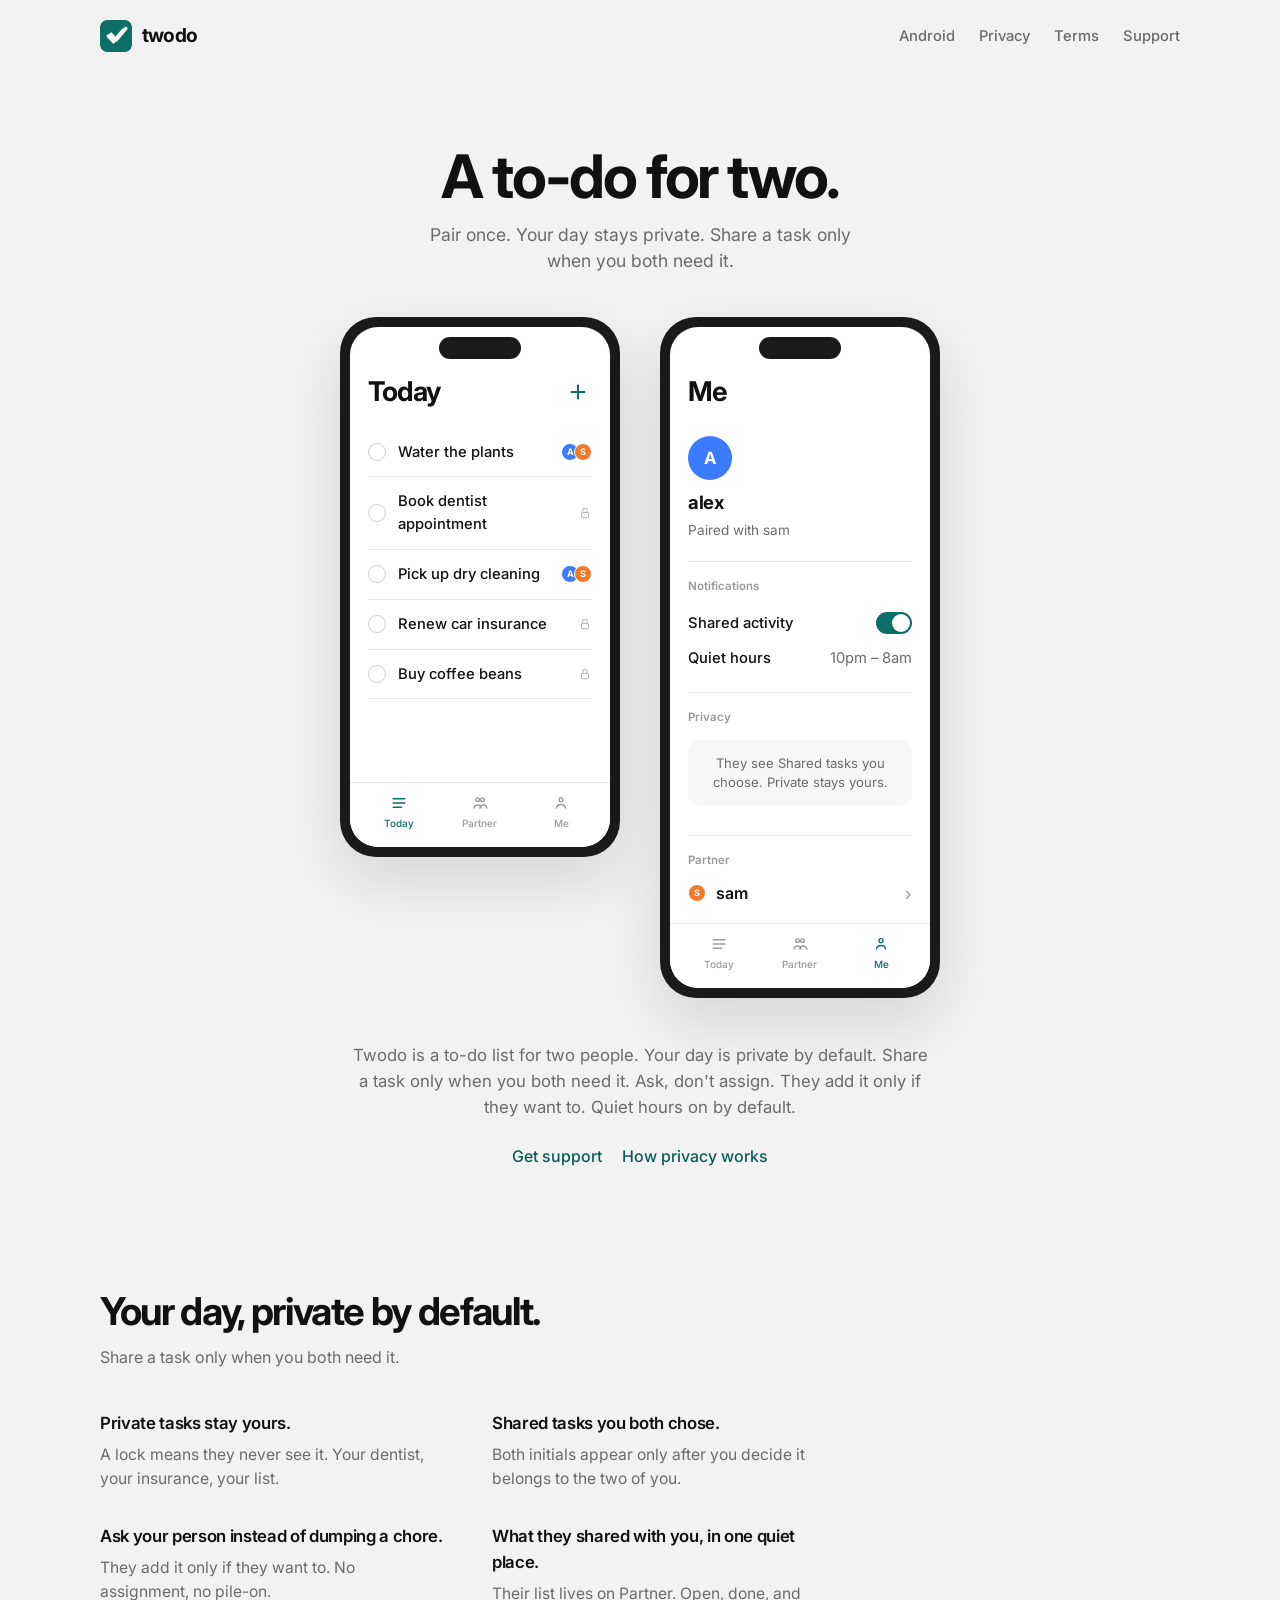
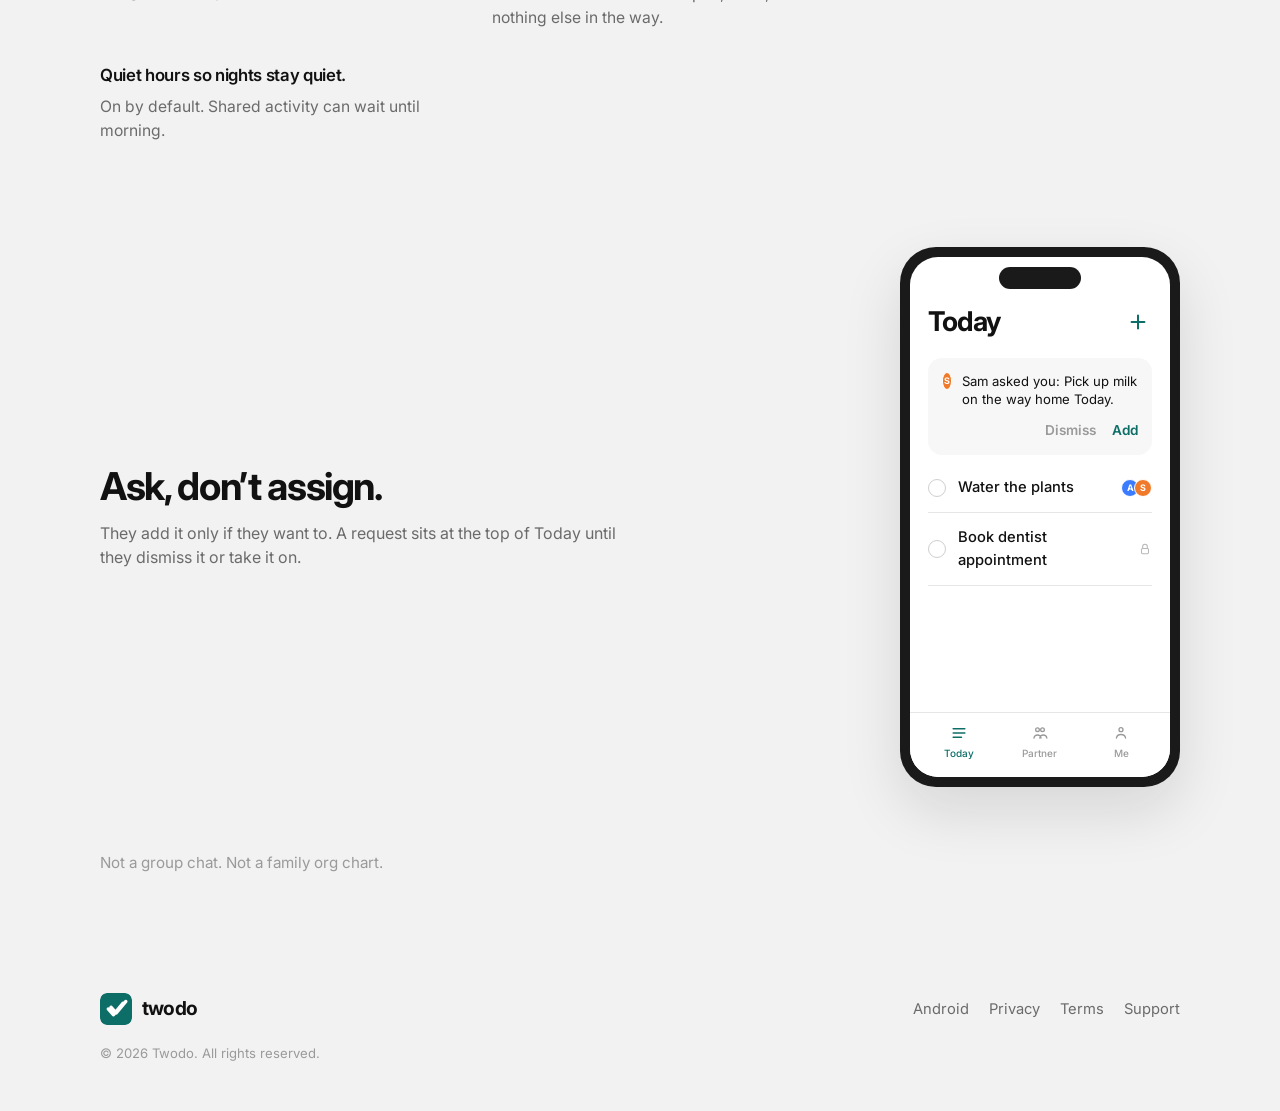
<file: index.html>
<!DOCTYPE html>
<html lang="en">
  <head>
    <meta charset="utf-8" />
    <meta name="viewport" content="width=device-width, initial-scale=1" />
    <title>Twodo — a to-do for two</title>
    <meta
      name="description"
      content="Twodo is a to-do list for two people. Pair once. Your day stays private. Share a task only when you both need it."
    />
    <meta name="theme-color" content="#F2F2F2" />
    <link rel="icon" href="favicon.png" type="image/png" />
    <link rel="icon" href="favicon.svg" type="image/svg+xml" />
    <link rel="apple-touch-icon" href="apple-touch-icon.png" />
    <meta property="og:title" content="Twodo — a to-do for two" />
    <meta
      property="og:description"
      content="Twodo is a to-do list for two people. Pair once. Your day stays private. Share a task only when you both need it."
    />
    <meta property="og:image" content="https://mrkrphl.github.io/twodo-site/og.png" />
    <meta property="og:image:width" content="1200" />
    <meta property="og:image:height" content="630" />
    <meta property="og:url" content="https://mrkrphl.github.io/twodo-site/" />
    <meta property="og:type" content="website" />
    <meta property="og:site_name" content="Twodo" />
    <meta name="twitter:card" content="summary_large_image" />
    <meta name="twitter:title" content="Twodo — a to-do for two" />
    <meta
      name="twitter:description"
      content="Twodo is a to-do list for two people. Pair once. Your day stays private. Share a task only when you both need it."
    />
    <meta name="twitter:image" content="https://mrkrphl.github.io/twodo-site/og.png" />
    <link rel="stylesheet" href="styles.css" />
  </head>
  <body>
    <header class="site-header">
      <div class="container">
        <a class="brand" href="index.html">
          <img class="brand-mark" src="icon.png" width="32" height="32" alt="" />
          twodo
        </a>
        <nav class="site-nav" aria-label="Primary">
          <a href="android.html">Android</a>
          <a href="privacy.html">Privacy</a>
          <a href="terms.html">Terms</a>
          <a href="support.html">Support</a>
        </nav>
      </div>
    </header>

    <main>
      <section class="hero">
        <div class="container">
          <h1>A to-do for two.</h1>
          <p class="promo">Pair once. Your day stays private. Share a task only when you both need it.</p>

          <div class="phones" aria-hidden="true">
            <div class="phone">
              <div class="phone-screen">
                <div class="island"></div>
                <div class="phone-body">
                  <div class="phone-title-row">
                    <p class="phone-title">Today</p>
                    <span class="plus">
                      <svg viewBox="0 0 24 24" fill="none" aria-hidden="true">
                        <path d="M12 5v14M5 12h14" stroke="currentColor" stroke-width="2.2" stroke-linecap="round" />
                      </svg>
                    </span>
                  </div>
                  <div class="task">
                    <span class="radio"></span>
                    <span class="task-label">Water the plants</span>
                    <span class="avatars">
                      <span class="who alex">A</span>
                      <span class="who sam">S</span>
                    </span>
                  </div>
                  <div class="task">
                    <span class="radio"></span>
                    <span class="task-label">Book dentist appointment</span>
                    <span class="task-meta">
                      <svg class="lock" viewBox="0 0 24 24" fill="none" aria-hidden="true">
                        <rect x="6" y="11" width="12" height="9" rx="2" stroke="currentColor" stroke-width="1.8" />
                        <path d="M8 11V8a4 4 0 0 1 8 0v3" stroke="currentColor" stroke-width="1.8" stroke-linecap="round" />
                      </svg>
                    </span>
                  </div>
                  <div class="task">
                    <span class="radio"></span>
                    <span class="task-label">Pick up dry cleaning</span>
                    <span class="avatars">
                      <span class="who alex">A</span>
                      <span class="who sam">S</span>
                    </span>
                  </div>
                  <div class="task">
                    <span class="radio"></span>
                    <span class="task-label">Renew car insurance</span>
                    <span class="task-meta">
                      <svg class="lock" viewBox="0 0 24 24" fill="none" aria-hidden="true">
                        <rect x="6" y="11" width="12" height="9" rx="2" stroke="currentColor" stroke-width="1.8" />
                        <path d="M8 11V8a4 4 0 0 1 8 0v3" stroke="currentColor" stroke-width="1.8" stroke-linecap="round" />
                      </svg>
                    </span>
                  </div>
                  <div class="task">
                    <span class="radio"></span>
                    <span class="task-label">Buy coffee beans</span>
                    <span class="task-meta">
                      <svg class="lock" viewBox="0 0 24 24" fill="none" aria-hidden="true">
                        <rect x="6" y="11" width="12" height="9" rx="2" stroke="currentColor" stroke-width="1.8" />
                        <path d="M8 11V8a4 4 0 0 1 8 0v3" stroke="currentColor" stroke-width="1.8" stroke-linecap="round" />
                      </svg>
                    </span>
                  </div>
                </div>
                <nav class="tabbar">
                  <span class="tab active">
                    <svg viewBox="0 0 24 24" fill="none"><path d="M5 7h14M5 12h14M5 17h10" stroke="currentColor" stroke-width="1.8" stroke-linecap="round" /></svg>
                    Today
                  </span>
                  <span class="tab">
                    <svg viewBox="0 0 24 24" fill="none"><circle cx="9" cy="8" r="2.2" stroke="currentColor" stroke-width="1.6" /><circle cx="15" cy="8" r="2.2" stroke="currentColor" stroke-width="1.6" /><path d="M4.8 18c.4-2.4 2.2-3.6 4.2-3.6s3.8 1.2 4.2 3.6M11.8 18c.4-2.4 2.2-3.6 4.2-3.6s3.8 1.2 4.2 3.6" stroke="currentColor" stroke-width="1.6" stroke-linecap="round" /></svg>
                    Partner
                  </span>
                  <span class="tab">
                    <svg viewBox="0 0 24 24" fill="none"><circle cx="12" cy="8" r="2.4" stroke="currentColor" stroke-width="1.6" /><path d="M6.5 18c.5-2.8 2.6-4.2 5.5-4.2s5 1.4 5.5 4.2" stroke="currentColor" stroke-width="1.6" stroke-linecap="round" /></svg>
                    Me
                  </span>
                </nav>
              </div>
            </div>

            <div class="phone">
              <div class="phone-screen">
                <div class="island"></div>
                <div class="phone-body">
                  <div class="phone-title-row">
                    <p class="phone-title">Me</p>
                  </div>
                  <div class="me-profile">
                    <span class="who lg alex">A</span>
                    <span class="me-name">alex</span>
                    <span class="me-sub">Paired with sam</span>
                  </div>
                  <div class="me-block">
                    <div class="me-label">Notifications</div>
                    <div class="me-row">Shared activity <span class="toggle" aria-hidden="true"></span></div>
                    <div class="me-row">Quiet hours <span>10pm – 8am</span></div>
                  </div>
                  <div class="me-block">
                    <div class="me-label">Privacy</div>
                    <p class="privacy-note">They see Shared tasks you choose. Private stays yours.</p>
                  </div>
                  <div class="me-block">
                    <div class="me-label">Partner</div>
                    <div class="partner-row">
                      <span class="who sam">S</span>
                      sam
                      <span class="chev">›</span>
                    </div>
                  </div>
                </div>
                <nav class="tabbar">
                  <span class="tab">
                    <svg viewBox="0 0 24 24" fill="none"><path d="M5 7h14M5 12h14M5 17h10" stroke="currentColor" stroke-width="1.8" stroke-linecap="round" /></svg>
                    Today
                  </span>
                  <span class="tab">
                    <svg viewBox="0 0 24 24" fill="none"><circle cx="9" cy="8" r="2.2" stroke="currentColor" stroke-width="1.6" /><circle cx="15" cy="8" r="2.2" stroke="currentColor" stroke-width="1.6" /><path d="M4.8 18c.4-2.4 2.2-3.6 4.2-3.6s3.8 1.2 4.2 3.6M11.8 18c.4-2.4 2.2-3.6 4.2-3.6s3.8 1.2 4.2 3.6" stroke="currentColor" stroke-width="1.6" stroke-linecap="round" /></svg>
                    Partner
                  </span>
                  <span class="tab active">
                    <svg viewBox="0 0 24 24" fill="none"><circle cx="12" cy="8" r="2.4" stroke="currentColor" stroke-width="1.6" /><path d="M6.5 18c.5-2.8 2.6-4.2 5.5-4.2s5 1.4 5.5 4.2" stroke="currentColor" stroke-width="1.6" stroke-linecap="round" /></svg>
                    Me
                  </span>
                </nav>
              </div>
            </div>
          </div>

          <p class="lead">
            Twodo is a to-do list for two people. Your day is private by default. Share a task only when
            you both need it. Ask, don't assign. They add it only if they want to. Quiet hours on by default.
          </p>
          <div class="hero-actions">
            <a href="support.html">Get support</a>
            <a href="privacy.html">How privacy works</a>
          </div>
        </div>
      </section>

      <section class="section">
        <div class="container">
          <h2>Your day, private by default.</h2>
          <p class="section-intro">Share a task only when you both need it.</p>
          <div class="feature-list">
            <article class="feature">
              <h3>Private tasks stay yours.</h3>
              <p>A lock means they never see it. Your dentist, your insurance, your list.</p>
            </article>
            <article class="feature">
              <h3>Shared tasks you both chose.</h3>
              <p>Both initials appear only after you decide it belongs to the two of you.</p>
            </article>
            <article class="feature">
              <h3>Ask your person instead of dumping a chore.</h3>
              <p>They add it only if they want to. No assignment, no pile-on.</p>
            </article>
            <article class="feature">
              <h3>What they shared with you, in one quiet place.</h3>
              <p>Their list lives on Partner. Open, done, and nothing else in the way.</p>
            </article>
            <article class="feature">
              <h3>Quiet hours so nights stay quiet.</h3>
              <p>On by default. Shared activity can wait until morning.</p>
            </article>
          </div>
        </div>
      </section>

      <section class="section">
        <div class="container ask-grid">
          <div>
            <h2>Ask, don’t assign.</h2>
            <p class="section-intro tight">
              They add it only if they want to. A request sits at the top of Today until they dismiss it or take it on.
            </p>
          </div>
          <div class="phone" aria-hidden="true">
            <div class="phone-screen">
              <div class="island"></div>
              <div class="phone-body">
                <div class="phone-title-row">
                  <p class="phone-title">Today</p>
                  <span class="plus">
                    <svg viewBox="0 0 24 24" fill="none" aria-hidden="true">
                      <path d="M12 5v14M5 12h14" stroke="currentColor" stroke-width="2.2" stroke-linecap="round" />
                    </svg>
                  </span>
                </div>
                <div class="request">
                  <div class="request-top">
                    <span class="who sam">S</span>
                    <p>Sam asked you: Pick up milk on the way home Today.</p>
                  </div>
                  <div class="request-actions">
                    <span class="dim">Dismiss</span>
                    <span class="go">Add</span>
                  </div>
                </div>
                <div class="task">
                  <span class="radio"></span>
                  <span class="task-label">Water the plants</span>
                  <span class="avatars">
                    <span class="who alex">A</span>
                    <span class="who sam">S</span>
                  </span>
                </div>
                <div class="task">
                  <span class="radio"></span>
                  <span class="task-label">Book dentist appointment</span>
                  <span class="task-meta">
                    <svg class="lock" viewBox="0 0 24 24" fill="none" aria-hidden="true">
                      <rect x="6" y="11" width="12" height="9" rx="2" stroke="currentColor" stroke-width="1.8" />
                      <path d="M8 11V8a4 4 0 0 1 8 0v3" stroke="currentColor" stroke-width="1.8" stroke-linecap="round" />
                    </svg>
                  </span>
                </div>
              </div>
              <nav class="tabbar">
                <span class="tab active">
                  <svg viewBox="0 0 24 24" fill="none"><path d="M5 7h14M5 12h14M5 17h10" stroke="currentColor" stroke-width="1.8" stroke-linecap="round" /></svg>
                  Today
                </span>
                <span class="tab">
                  <svg viewBox="0 0 24 24" fill="none"><circle cx="9" cy="8" r="2.2" stroke="currentColor" stroke-width="1.6" /><circle cx="15" cy="8" r="2.2" stroke="currentColor" stroke-width="1.6" /><path d="M4.8 18c.4-2.4 2.2-3.6 4.2-3.6s3.8 1.2 4.2 3.6M11.8 18c.4-2.4 2.2-3.6 4.2-3.6s3.8 1.2 4.2 3.6" stroke="currentColor" stroke-width="1.6" stroke-linecap="round" /></svg>
                  Partner
                </span>
                <span class="tab">
                  <svg viewBox="0 0 24 24" fill="none"><circle cx="12" cy="8" r="2.4" stroke="currentColor" stroke-width="1.6" /><path d="M6.5 18c.5-2.8 2.6-4.2 5.5-4.2s5 1.4 5.5 4.2" stroke="currentColor" stroke-width="1.6" stroke-linecap="round" /></svg>
                  Me
                </span>
              </nav>
            </div>
          </div>
        </div>
      </section>

      <section class="not-this">
        <div class="container">
          <p>Not a group chat. Not a family org chart.</p>
        </div>
      </section>
    </main>

    <footer class="site-footer">
      <div class="container footer-grid">
        <a class="brand" href="index.html">
          <img class="brand-mark" src="icon.png" width="32" height="32" alt="" />
          twodo
        </a>
        <div class="footer-links">
          <a href="android.html">Android</a>
          <a href="privacy.html">Privacy</a>
          <a href="terms.html">Terms</a>
          <a href="support.html">Support</a>
        </div>
      </div>
      <div class="container">
        <p class="footer-copy">&copy; 2026 Twodo. All rights reserved.</p>
      </div>
    </footer>
  </body>
</html>
</file>
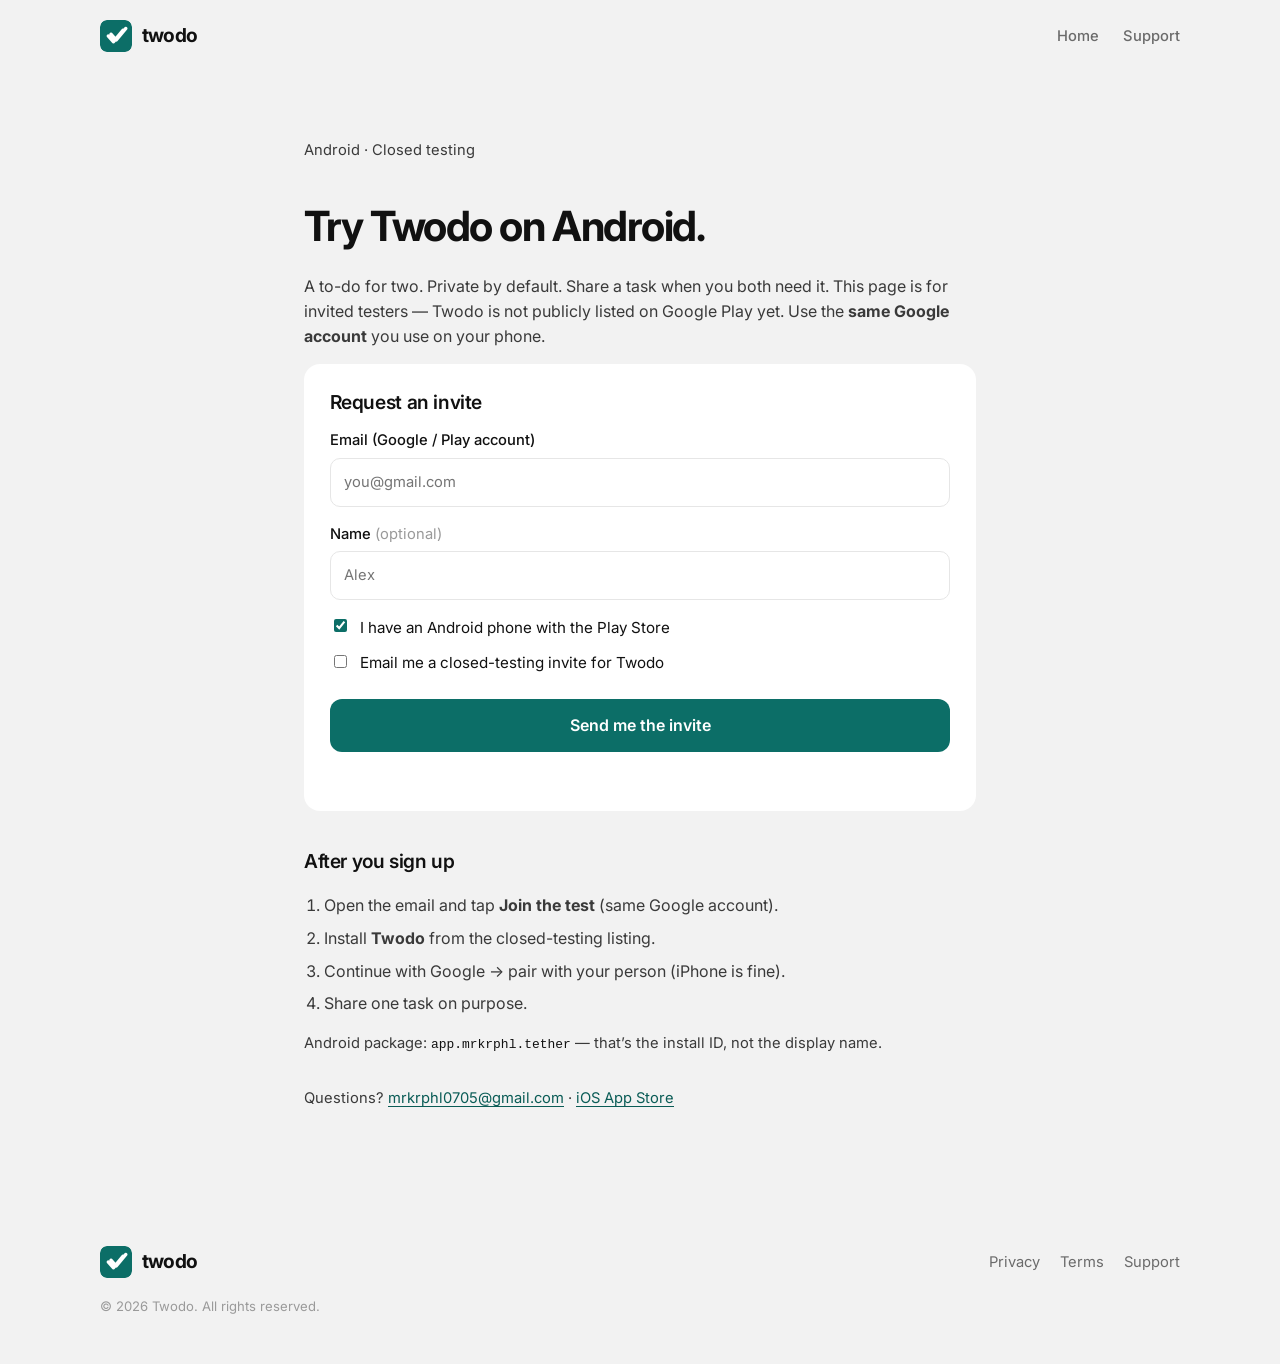
<file: android.html>
<!DOCTYPE html>
<html lang="en">
  <head>
    <meta charset="utf-8" />
    <meta name="viewport" content="width=device-width, initial-scale=1" />
    <title>Android closed test — Twodo</title>
    <meta
      name="description"
      content="Join the Twodo Android closed test. Private tasks. Share on purpose. Pair with one person."
    />
    <meta name="theme-color" content="#F2F2F2" />
    <link rel="icon" href="favicon.png" type="image/png" />
    <link rel="icon" href="favicon.svg" type="image/svg+xml" />
    <link rel="apple-touch-icon" href="apple-touch-icon.png" />
    <meta property="og:title" content="Android closed test — Twodo" />
    <meta
      property="og:description"
      content="Join the Twodo Android closed test. Private tasks. Share on purpose."
    />
    <meta property="og:image" content="https://mrkrphl.github.io/twodo-site/og.png" />
    <meta property="og:url" content="https://mrkrphl.github.io/twodo-site/android.html" />
    <meta property="og:type" content="website" />
    <meta property="og:site_name" content="Twodo" />
    <meta name="twitter:card" content="summary_large_image" />
    <meta name="twitter:title" content="Android closed test — Twodo" />
    <meta name="twitter:image" content="https://mrkrphl.github.io/twodo-site/og.png" />
    <link rel="stylesheet" href="styles.css" />
  </head>
  <body>
    <header class="site-header">
      <div class="container">
        <a class="brand" href="index.html">
          <img class="brand-mark" src="icon.png" width="32" height="32" alt="" />
          twodo
        </a>
        <nav class="site-nav" aria-label="Primary">
          <a href="index.html">Home</a>
          <a href="support.html">Support</a>
        </nav>
      </div>
    </header>

    <main class="legal-page">
      <div class="container">
        <p class="legal-meta">Android · Closed testing</p>
        <h1>Try Twodo on Android.</h1>
        <p>
          A to-do for two. Private by default. Share a task when you both need it. This page is for invited testers —
          Twodo is not publicly listed on Google Play yet. Use the <strong>same Google account</strong> you use on your
          phone.
        </p>

        <div class="support-card join-card" id="join">
          <h2>Request an invite</h2>
          <form id="play-signup" novalidate>
            <label class="field">
              <span>Email (Google / Play account)</span>
              <input type="email" name="email" autocomplete="email" required placeholder="you@gmail.com" />
            </label>
            <label class="field">
              <span>Name <span class="optional">(optional)</span></span>
              <input type="text" name="name" autocomplete="name" placeholder="Alex" maxlength="80" />
            </label>
            <label class="check">
              <input type="checkbox" name="android" checked required />
              <span>I have an Android phone with the Play Store</span>
            </label>
            <label class="check">
              <input type="checkbox" name="consent" required />
              <span>Email me a closed-testing invite for Twodo</span>
            </label>
            <!-- honeypot -->
            <label class="hp" aria-hidden="true">
              <span>Website</span>
              <input type="text" name="website" tabindex="-1" autocomplete="off" />
            </label>
            <button type="submit" class="join-submit" id="submit-btn">Send me the invite</button>
            <p class="form-status" id="form-status" role="status" aria-live="polite"></p>
          </form>
        </div>

        <h2>After you sign up</h2>
        <ol class="join-steps">
          <li>Open the email and tap <strong>Join the test</strong> (same Google account).</li>
          <li>Install <strong>Twodo</strong> from the closed-testing listing.</li>
          <li>Continue with Google → pair with your person (iPhone is fine).</li>
          <li>Share one task on purpose.</li>
        </ol>

        <p class="legal-meta package-note">
          Android package: <code>app.mrkrphl.tether</code> — that’s the install ID, not the display name.
        </p>

        <p class="legal-meta">
          Questions? <a href="mailto:mrkrphl0705@gmail.com">mrkrphl0705@gmail.com</a> ·
          <a href="https://apps.apple.com/us/app/twodo-shared-to-do/id6788044559">iOS App Store</a>
        </p>
      </div>
    </main>

    <footer class="site-footer">
      <div class="container footer-grid">
        <a class="brand" href="index.html">
          <img class="brand-mark" src="icon.png" width="32" height="32" alt="" />
          twodo
        </a>
        <div class="footer-links">
          <a href="privacy.html">Privacy</a>
          <a href="terms.html">Terms</a>
          <a href="support.html">Support</a>
        </div>
      </div>
      <div class="container">
        <p class="footer-copy">&copy; 2026 Twodo. All rights reserved.</p>
      </div>
    </footer>

    <script>
      // Set after Worker deploy, e.g. https://twodo-play-testers.YOUR_SUBDOMAIN.workers.dev
      window.TWODO_PLAY_API = window.TWODO_PLAY_API || 'https://twodo-play-testers.sked-paeng.workers.dev';

      (function () {
        var form = document.getElementById('play-signup');
        var statusEl = document.getElementById('form-status');
        var btn = document.getElementById('submit-btn');
        if (!form) return;

        form.addEventListener('submit', function (e) {
          e.preventDefault();
          statusEl.textContent = '';
          statusEl.className = 'form-status';

          var fd = new FormData(form);
          var payload = {
            email: String(fd.get('email') || '').trim(),
            name: String(fd.get('name') || '').trim(),
            android: fd.get('android') === 'on',
            consent: fd.get('consent') === 'on',
            website: String(fd.get('website') || ''),
          };

          if (!payload.email) {
            statusEl.textContent = 'Enter your Google / Play email.';
            statusEl.className = 'form-status err';
            return;
          }

          btn.disabled = true;
          btn.textContent = 'Sending…';

          fetch(window.TWODO_PLAY_API.replace(/\/$/, '') + '/signup', {
            method: 'POST',
            headers: { 'Content-Type': 'application/json' },
            body: JSON.stringify(payload),
          })
            .then(function (res) {
              return res.json().then(function (data) {
                return { res: res, data: data };
              });
            })
            .then(function (_ref) {
              var data = _ref.data;
              if (data && data.ok) {
                statusEl.className = 'form-status ok';
                statusEl.innerHTML =
                  (data.message || 'Check your email.') +
                  (data.playOptInUrl
                    ? ' <a href="' + data.playOptInUrl + '">Open the closed-test opt-in</a>.'
                    : '');
                form.reset();
                form.querySelector('[name=android]').checked = true;
              } else {
                statusEl.className = 'form-status err';
                statusEl.textContent = (data && data.error) || 'Something went wrong. Try again.';
              }
            })
            .catch(function () {
              statusEl.className = 'form-status err';
              statusEl.textContent = 'Network error. Try again in a moment.';
            })
            .finally(function () {
              btn.disabled = false;
              btn.textContent = 'Send me the invite';
            });
        });
      })();
    </script>
  </body>
</html>
</file>
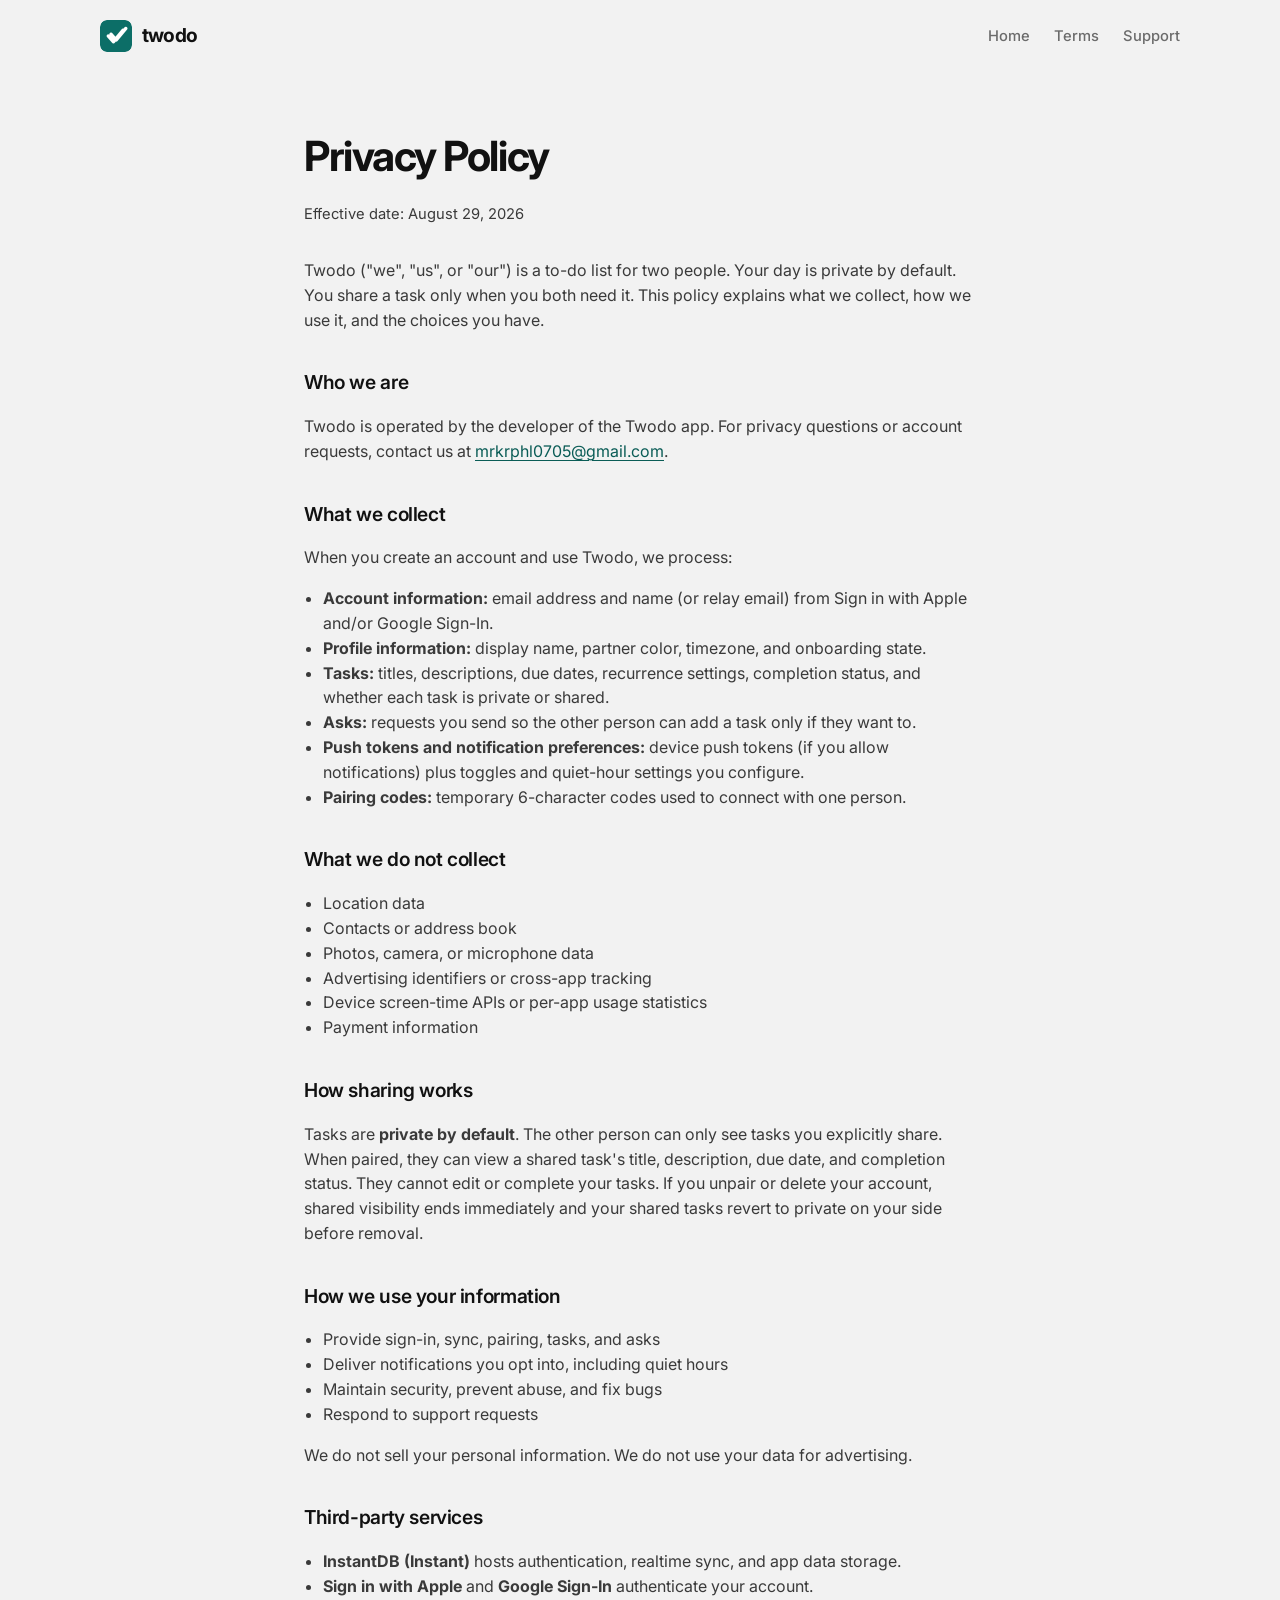
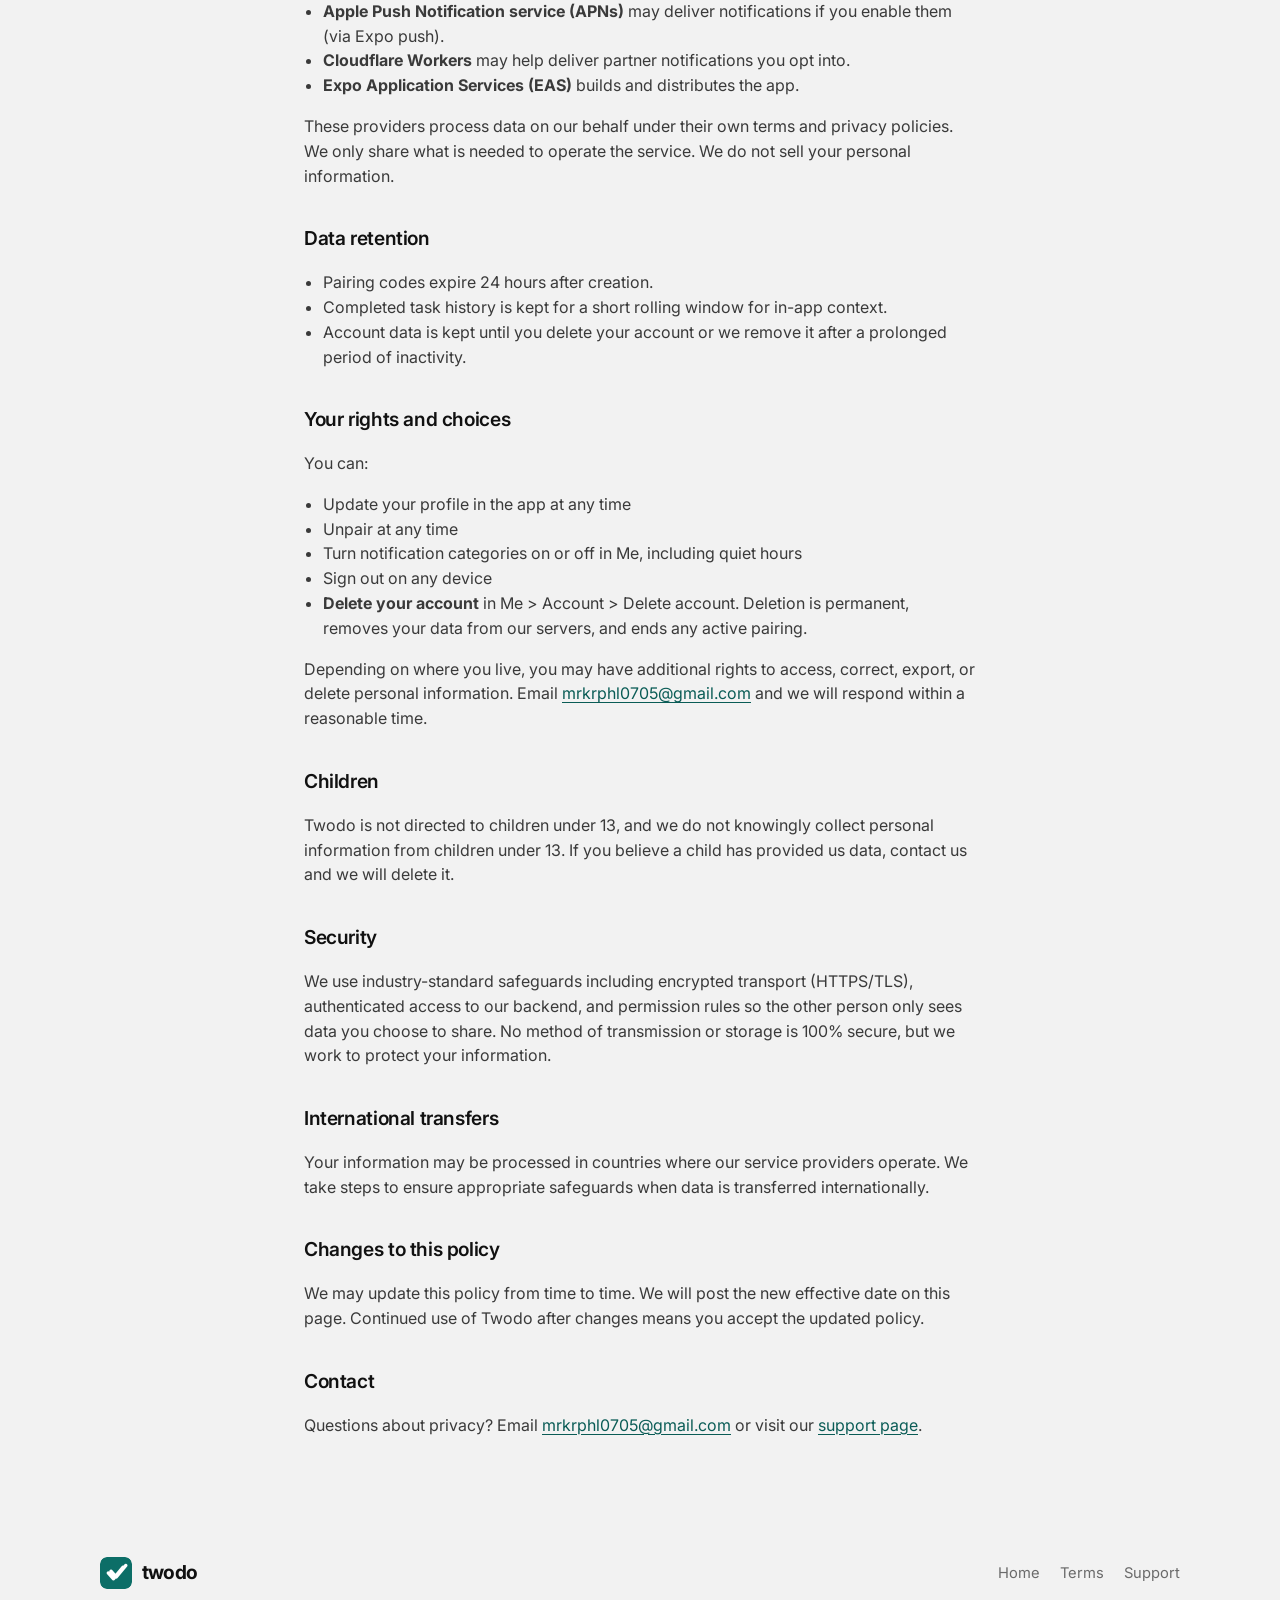
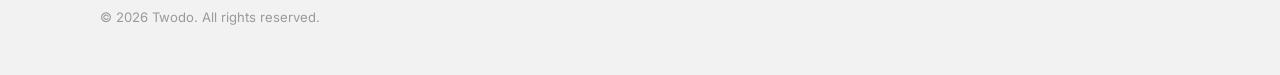
<file: privacy.html>
<!DOCTYPE html>
<html lang="en">
  <head>
    <meta charset="utf-8" />
    <meta name="viewport" content="width=device-width, initial-scale=1" />
    <title>Privacy Policy — Twodo</title>
    <meta name="description" content="How Twodo collects, uses, and protects your data." />
    <meta name="theme-color" content="#F2F2F2" />
    <link rel="icon" href="favicon.png" type="image/png" />
    <link rel="icon" href="favicon.svg" type="image/svg+xml" />
    <link rel="apple-touch-icon" href="apple-touch-icon.png" />
    <meta property="og:title" content="Privacy Policy — Twodo" />
    <meta property="og:description" content="How Twodo collects, uses, and protects your data." />
    <meta property="og:image" content="https://mrkrphl.github.io/twodo-site/og.png" />
    <meta property="og:image:width" content="1200" />
    <meta property="og:image:height" content="630" />
    <meta property="og:url" content="https://mrkrphl.github.io/twodo-site/privacy.html" />
    <meta property="og:type" content="website" />
    <meta property="og:site_name" content="Twodo" />
    <meta name="twitter:card" content="summary_large_image" />
    <meta name="twitter:title" content="Privacy Policy — Twodo" />
    <meta name="twitter:description" content="How Twodo collects, uses, and protects your data." />
    <meta name="twitter:image" content="https://mrkrphl.github.io/twodo-site/og.png" />
    <link rel="stylesheet" href="styles.css" />
  </head>
  <body>
    <header class="site-header">
      <div class="container">
        <a class="brand" href="index.html">
          <img class="brand-mark" src="icon.png" width="32" height="32" alt="" />
          twodo
        </a>
        <nav class="site-nav" aria-label="Primary">
          <a href="index.html">Home</a>
          <a href="terms.html">Terms</a>
          <a href="support.html">Support</a>
        </nav>
      </div>
    </header>

    <main class="legal-page">
      <div class="container">
        <h1>Privacy Policy</h1>
        <p class="legal-meta">Effective date: August 29, 2026</p>

        <p>
          Twodo ("we", "us", or "our") is a to-do list for two people. Your day is private by default. You share a task
          only when you both need it. This policy explains what we collect, how we use it, and the choices you have.
        </p>

        <h2>Who we are</h2>
        <p>
          Twodo is operated by the developer of the Twodo app. For privacy questions or account requests, contact us
          at <a href="mailto:mrkrphl0705@gmail.com">mrkrphl0705@gmail.com</a>.
        </p>

        <h2>What we collect</h2>
        <p>When you create an account and use Twodo, we process:</p>
        <ul>
          <li><strong>Account information:</strong> email address and name (or relay email) from Sign in with Apple and/or Google Sign-In.</li>
          <li><strong>Profile information:</strong> display name, partner color, timezone, and onboarding state.</li>
          <li><strong>Tasks:</strong> titles, descriptions, due dates, recurrence settings, completion status, and whether each task is private or shared.</li>
          <li><strong>Asks:</strong> requests you send so the other person can add a task only if they want to.</li>
          <li><strong>Push tokens and notification preferences:</strong> device push tokens (if you allow notifications) plus toggles and quiet-hour settings you configure.</li>
          <li><strong>Pairing codes:</strong> temporary 6-character codes used to connect with one person.</li>
        </ul>

        <h2>What we do not collect</h2>
        <ul>
          <li>Location data</li>
          <li>Contacts or address book</li>
          <li>Photos, camera, or microphone data</li>
          <li>Advertising identifiers or cross-app tracking</li>
          <li>Device screen-time APIs or per-app usage statistics</li>
          <li>Payment information</li>
        </ul>

        <h2>How sharing works</h2>
        <p>
          Tasks are <strong>private by default</strong>. The other person can only see tasks you explicitly share.
          When paired, they can view a shared task's title, description, due date, and completion status. They cannot
          edit or complete your tasks. If you unpair or delete your account, shared visibility ends immediately and your
          shared tasks revert to private on your side before removal.
        </p>

        <h2>How we use your information</h2>
        <ul>
          <li>Provide sign-in, sync, pairing, tasks, and asks</li>
          <li>Deliver notifications you opt into, including quiet hours</li>
          <li>Maintain security, prevent abuse, and fix bugs</li>
          <li>Respond to support requests</li>
        </ul>
        <p>We do not sell your personal information. We do not use your data for advertising.</p>

        <h2>Third-party services</h2>
        <ul>
          <li><strong>InstantDB (Instant)</strong> hosts authentication, realtime sync, and app data storage.</li>
          <li><strong>Sign in with Apple</strong> and <strong>Google Sign-In</strong> authenticate your account.</li>
          <li><strong>Apple Push Notification service (APNs)</strong> may deliver notifications if you enable them (via Expo push).</li>
          <li><strong>Cloudflare Workers</strong> may help deliver partner notifications you opt into.</li>
          <li><strong>Expo Application Services (EAS)</strong> builds and distributes the app.</li>
        </ul>
        <p>
          These providers process data on our behalf under their own terms and privacy policies. We only share
          what is needed to operate the service. We do not sell your personal information.
        </p>

        <h2>Data retention</h2>
        <ul>
          <li>Pairing codes expire 24 hours after creation.</li>
          <li>Completed task history is kept for a short rolling window for in-app context.</li>
          <li>Account data is kept until you delete your account or we remove it after a prolonged period of inactivity.</li>
        </ul>

        <h2>Your rights and choices</h2>
        <p>You can:</p>
        <ul>
          <li>Update your profile in the app at any time</li>
          <li>Unpair at any time</li>
          <li>Turn notification categories on or off in Me, including quiet hours</li>
          <li>Sign out on any device</li>
          <li><strong>Delete your account</strong> in Me &gt; Account &gt; Delete account. Deletion is permanent, removes your data from our servers, and ends any active pairing.</li>
        </ul>
        <p>
          Depending on where you live, you may have additional rights to access, correct, export, or delete personal
          information. Email <a href="mailto:mrkrphl0705@gmail.com">mrkrphl0705@gmail.com</a> and we will respond within a reasonable time.
        </p>

        <h2>Children</h2>
        <p>
          Twodo is not directed to children under 13, and we do not knowingly collect personal information from
          children under 13. If you believe a child has provided us data, contact us and we will delete it.
        </p>

        <h2>Security</h2>
        <p>
          We use industry-standard safeguards including encrypted transport (HTTPS/TLS), authenticated access to our
          backend, and permission rules so the other person only sees data you choose to share. No method of transmission
          or storage is 100% secure, but we work to protect your information.
        </p>

        <h2>International transfers</h2>
        <p>
          Your information may be processed in countries where our service providers operate. We take steps to ensure
          appropriate safeguards when data is transferred internationally.
        </p>

        <h2>Changes to this policy</h2>
        <p>
          We may update this policy from time to time. We will post the new effective date on this page. Continued use of
          Twodo after changes means you accept the updated policy.
        </p>

        <h2>Contact</h2>
        <p>
          Questions about privacy? Email <a href="mailto:mrkrphl0705@gmail.com">mrkrphl0705@gmail.com</a> or visit our
          <a href="support.html">support page</a>.
        </p>
      </div>
    </main>

    <footer class="site-footer">
      <div class="container footer-grid">
        <a class="brand" href="index.html">
          <img class="brand-mark" src="icon.png" width="32" height="32" alt="" />
          twodo
        </a>
        <div class="footer-links">
          <a href="index.html">Home</a>
          <a href="terms.html">Terms</a>
          <a href="support.html">Support</a>
        </div>
      </div>
      <div class="container">
        <p class="footer-copy">&copy; 2026 Twodo. All rights reserved.</p>
      </div>
    </footer>
  </body>
</html>
</file>
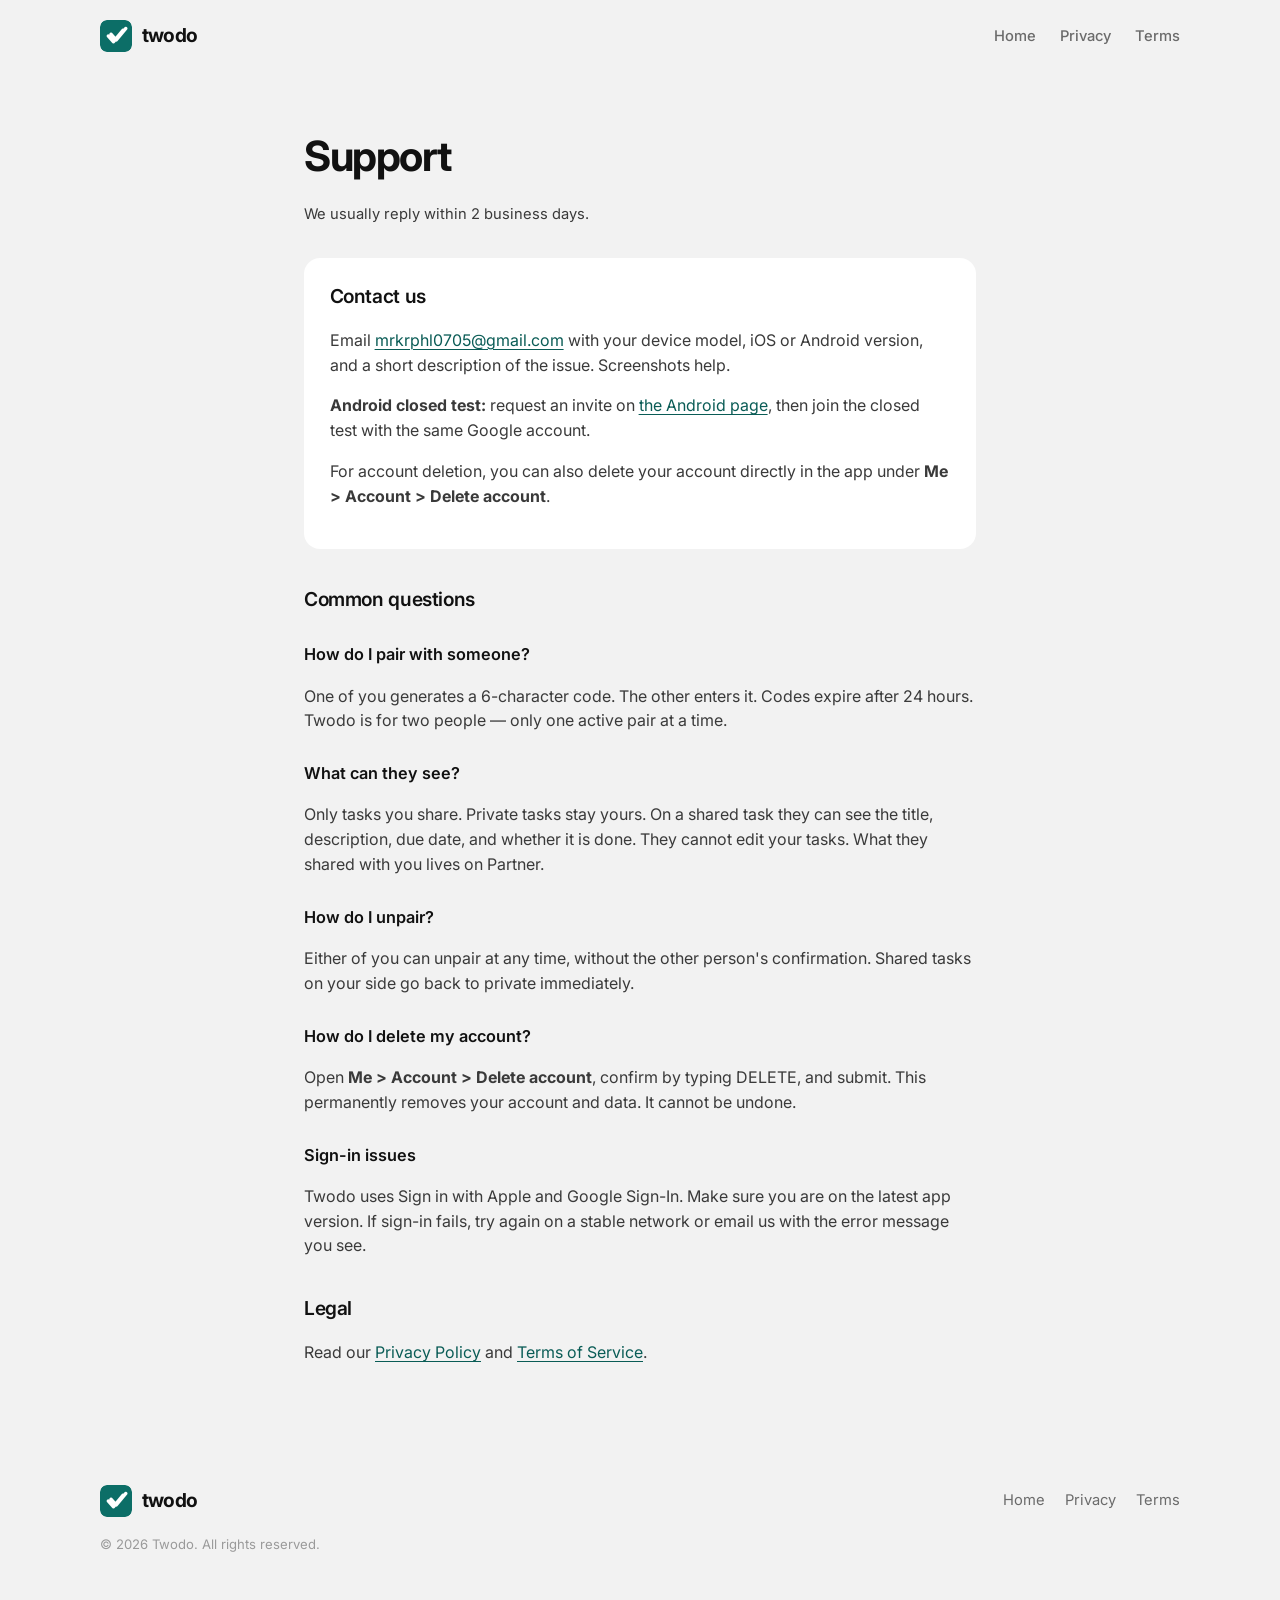
<file: support.html>
<!DOCTYPE html>
<html lang="en">
  <head>
    <meta charset="utf-8" />
    <meta name="viewport" content="width=device-width, initial-scale=1" />
    <title>Support — Twodo</title>
    <meta name="description" content="Get help with Twodo pairing, privacy, accounts, and sign-in." />
    <meta name="theme-color" content="#F2F2F2" />
    <link rel="icon" href="favicon.png" type="image/png" />
    <link rel="icon" href="favicon.svg" type="image/svg+xml" />
    <link rel="apple-touch-icon" href="apple-touch-icon.png" />
    <meta property="og:title" content="Support — Twodo" />
    <meta property="og:description" content="Get help with Twodo pairing, privacy, accounts, and sign-in." />
    <meta property="og:image" content="https://mrkrphl.github.io/twodo-site/og.png" />
    <meta property="og:image:width" content="1200" />
    <meta property="og:image:height" content="630" />
    <meta property="og:url" content="https://mrkrphl.github.io/twodo-site/support.html" />
    <meta property="og:type" content="website" />
    <meta property="og:site_name" content="Twodo" />
    <meta name="twitter:card" content="summary_large_image" />
    <meta name="twitter:title" content="Support — Twodo" />
    <meta name="twitter:description" content="Get help with Twodo pairing, privacy, accounts, and sign-in." />
    <meta name="twitter:image" content="https://mrkrphl.github.io/twodo-site/og.png" />
    <link rel="stylesheet" href="styles.css" />
  </head>
  <body>
    <header class="site-header">
      <div class="container">
        <a class="brand" href="index.html">
          <img class="brand-mark" src="icon.png" width="32" height="32" alt="" />
          twodo
        </a>
        <nav class="site-nav" aria-label="Primary">
          <a href="index.html">Home</a>
          <a href="privacy.html">Privacy</a>
          <a href="terms.html">Terms</a>
        </nav>
      </div>
    </header>

    <main class="legal-page">
      <div class="container">
        <h1>Support</h1>
        <p class="legal-meta">We usually reply within 2 business days.</p>

        <div class="support-card">
          <h2>Contact us</h2>
          <p>
            Email <a href="mailto:mrkrphl0705@gmail.com">mrkrphl0705@gmail.com</a> with your device model, iOS or
            Android version, and a short description of the issue. Screenshots help.
          </p>
          <p>
            <strong>Android closed test:</strong> request an invite on
            <a href="android.html">the Android page</a>, then join the closed test with the same Google account.
          </p>
          <p>
            For account deletion, you can also delete your account directly in the app under
            <strong>Me &gt; Account &gt; Delete account</strong>.
          </p>
        </div>

        <h2>Common questions</h2>

        <h3>How do I pair with someone?</h3>
        <p>
          One of you generates a 6-character code. The other enters it. Codes expire after 24 hours. Twodo is for two
          people — only one active pair at a time.
        </p>

        <h3>What can they see?</h3>
        <p>
          Only tasks you share. Private tasks stay yours. On a shared task they can see the title, description, due date,
          and whether it is done. They cannot edit your tasks. What they shared with you lives on Partner.
        </p>

        <h3>How do I unpair?</h3>
        <p>
          Either of you can unpair at any time, without the other person's confirmation. Shared tasks on your side go
          back to private immediately.
        </p>

        <h3>How do I delete my account?</h3>
        <p>
          Open <strong>Me &gt; Account &gt; Delete account</strong>, confirm by typing DELETE, and submit. This
          permanently removes your account and data. It cannot be undone.
        </p>

        <h3>Sign-in issues</h3>
        <p>
          Twodo uses Sign in with Apple and Google Sign-In. Make sure you are on the latest app version. If sign-in
          fails, try again on a stable network or email us with the error message you see.
        </p>

        <h2>Legal</h2>
        <p>
          Read our <a href="privacy.html">Privacy Policy</a> and <a href="terms.html">Terms of Service</a>.
        </p>
      </div>
    </main>

    <footer class="site-footer">
      <div class="container footer-grid">
        <a class="brand" href="index.html">
          <img class="brand-mark" src="icon.png" width="32" height="32" alt="" />
          twodo
        </a>
        <div class="footer-links">
          <a href="index.html">Home</a>
          <a href="privacy.html">Privacy</a>
          <a href="terms.html">Terms</a>
        </div>
      </div>
      <div class="container">
        <p class="footer-copy">&copy; 2026 Twodo. All rights reserved.</p>
      </div>
    </footer>
  </body>
</html>
</file>
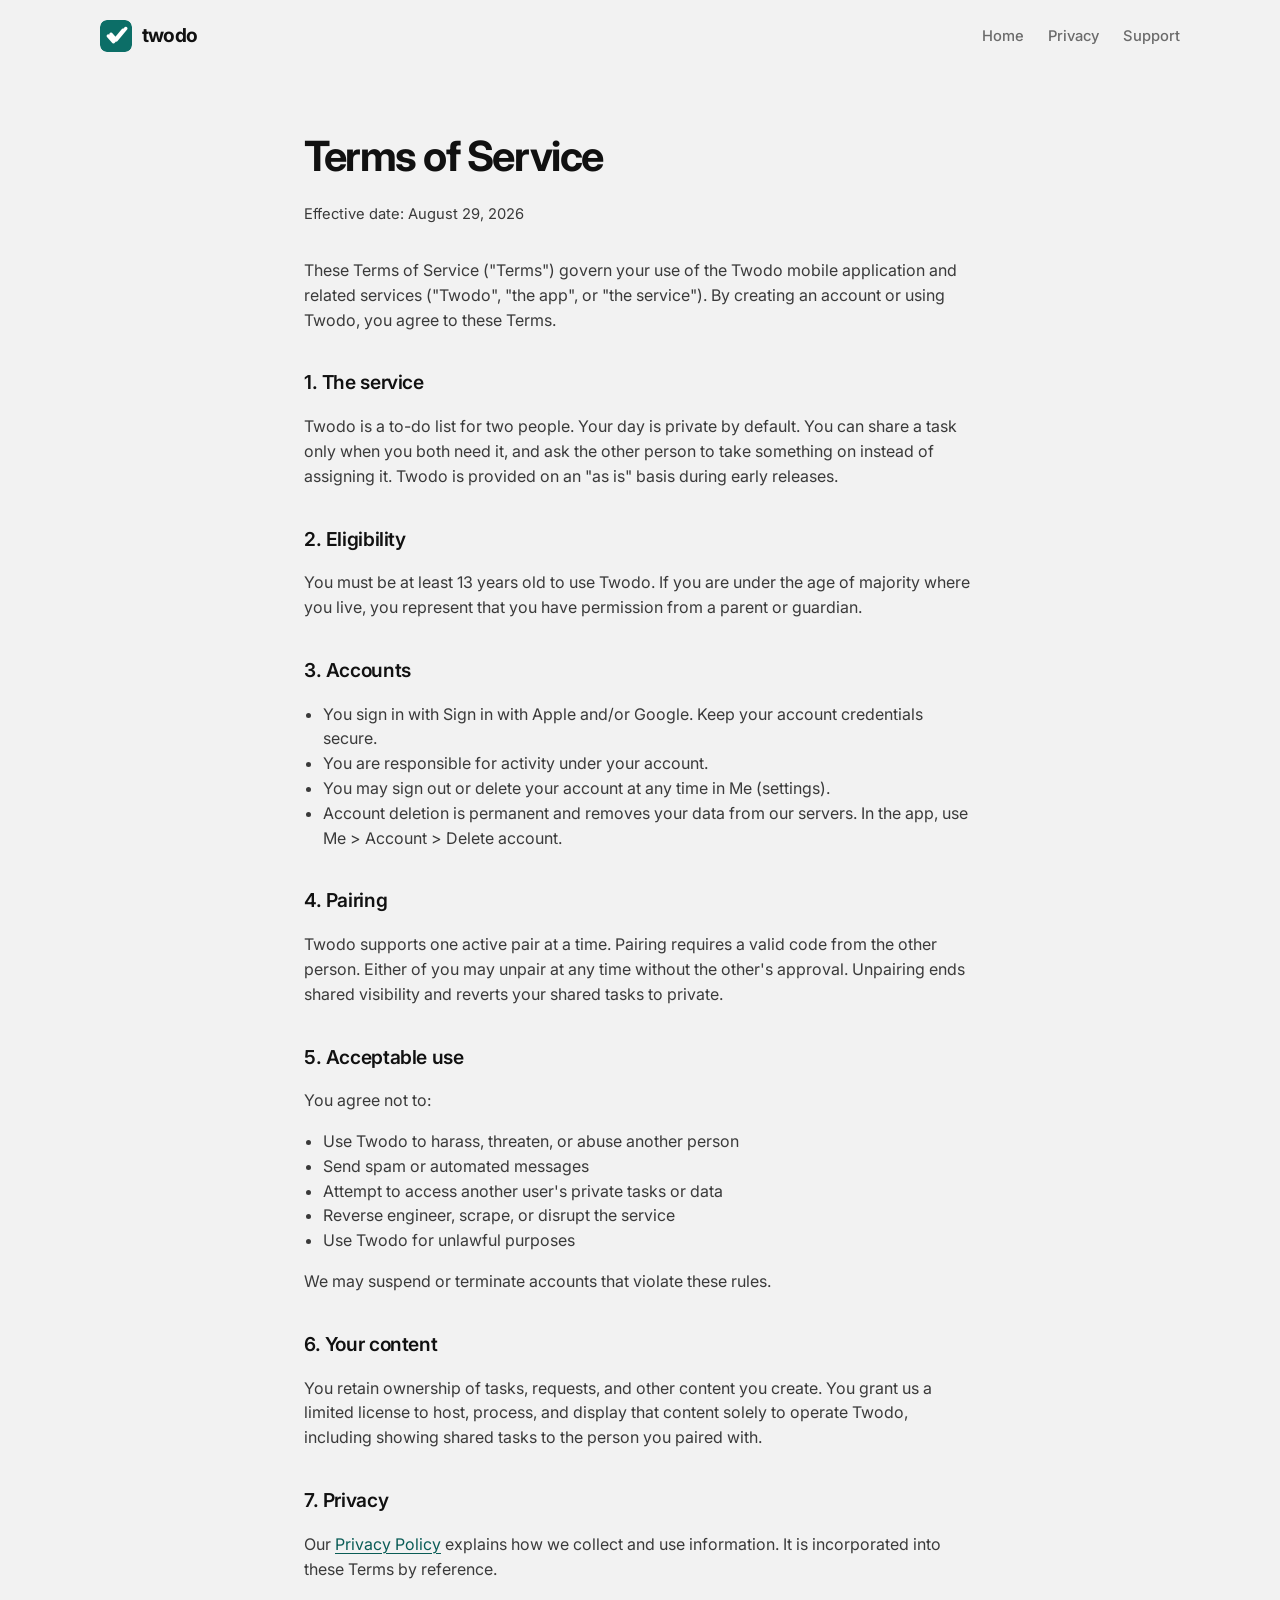
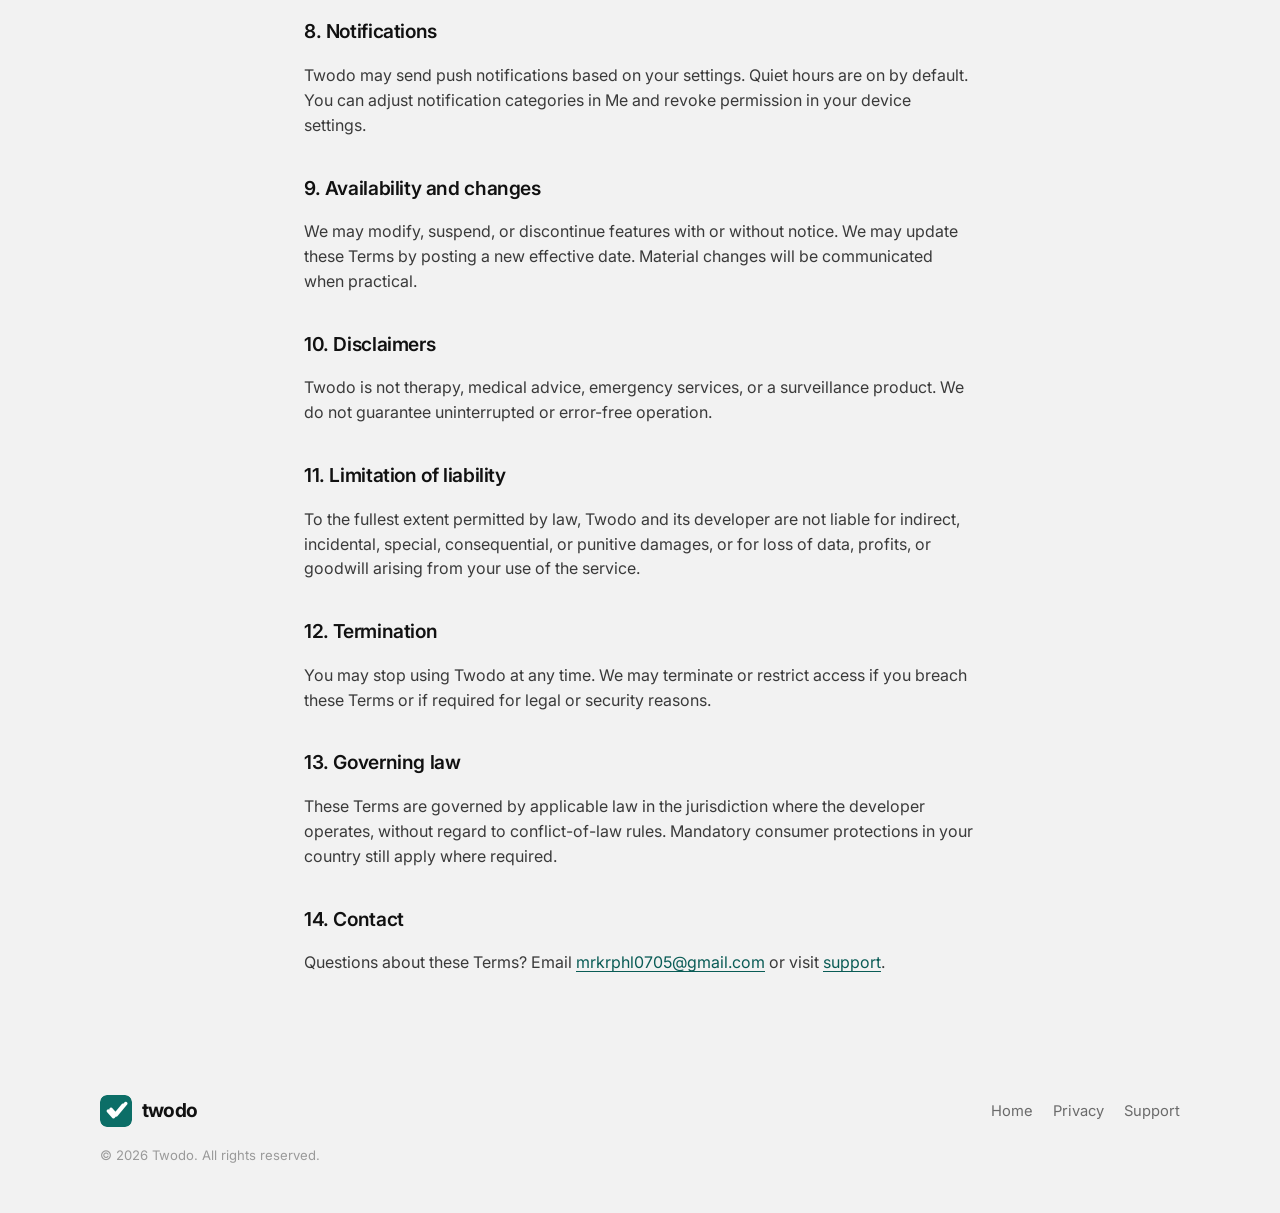
<file: terms.html>
<!DOCTYPE html>
<html lang="en">
  <head>
    <meta charset="utf-8" />
    <meta name="viewport" content="width=device-width, initial-scale=1" />
    <title>Terms of Service — Twodo</title>
    <meta name="description" content="Terms of Service for the Twodo app." />
    <meta name="theme-color" content="#F2F2F2" />
    <link rel="icon" href="favicon.png" type="image/png" />
    <link rel="icon" href="favicon.svg" type="image/svg+xml" />
    <link rel="apple-touch-icon" href="apple-touch-icon.png" />
    <meta property="og:title" content="Terms of Service — Twodo" />
    <meta property="og:description" content="Terms of Service for the Twodo app." />
    <meta property="og:image" content="https://mrkrphl.github.io/twodo-site/og.png" />
    <meta property="og:image:width" content="1200" />
    <meta property="og:image:height" content="630" />
    <meta property="og:url" content="https://mrkrphl.github.io/twodo-site/terms.html" />
    <meta property="og:type" content="website" />
    <meta property="og:site_name" content="Twodo" />
    <meta name="twitter:card" content="summary_large_image" />
    <meta name="twitter:title" content="Terms of Service — Twodo" />
    <meta name="twitter:description" content="Terms of Service for the Twodo app." />
    <meta name="twitter:image" content="https://mrkrphl.github.io/twodo-site/og.png" />
    <link rel="stylesheet" href="styles.css" />
  </head>
  <body>
    <header class="site-header">
      <div class="container">
        <a class="brand" href="index.html">
          <img class="brand-mark" src="icon.png" width="32" height="32" alt="" />
          twodo
        </a>
        <nav class="site-nav" aria-label="Primary">
          <a href="index.html">Home</a>
          <a href="privacy.html">Privacy</a>
          <a href="support.html">Support</a>
        </nav>
      </div>
    </header>

    <main class="legal-page">
      <div class="container">
        <h1>Terms of Service</h1>
        <p class="legal-meta">Effective date: August 29, 2026</p>

        <p>
          These Terms of Service ("Terms") govern your use of the Twodo mobile application and related services
          ("Twodo", "the app", or "the service"). By creating an account or using Twodo, you agree to these Terms.
        </p>

        <h2>1. The service</h2>
        <p>
          Twodo is a to-do list for two people. Your day is private by default. You can share a task only when you both
          need it, and ask the other person to take something on instead of assigning it. Twodo is provided on an
          "as is" basis during early releases.
        </p>

        <h2>2. Eligibility</h2>
        <p>
          You must be at least 13 years old to use Twodo. If you are under the age of majority where you live, you
          represent that you have permission from a parent or guardian.
        </p>

        <h2>3. Accounts</h2>
        <ul>
          <li>You sign in with Sign in with Apple and/or Google. Keep your account credentials secure.</li>
          <li>You are responsible for activity under your account.</li>
          <li>You may sign out or delete your account at any time in Me (settings).</li>
          <li>Account deletion is permanent and removes your data from our servers. In the app, use Me &gt; Account &gt; Delete account.</li>
        </ul>

        <h2>4. Pairing</h2>
        <p>
          Twodo supports one active pair at a time. Pairing requires a valid code from the other person. Either of you
          may unpair at any time without the other's approval. Unpairing ends shared visibility and reverts your shared
          tasks to private.
        </p>

        <h2>5. Acceptable use</h2>
        <p>You agree not to:</p>
        <ul>
          <li>Use Twodo to harass, threaten, or abuse another person</li>
          <li>Send spam or automated messages</li>
          <li>Attempt to access another user's private tasks or data</li>
          <li>Reverse engineer, scrape, or disrupt the service</li>
          <li>Use Twodo for unlawful purposes</li>
        </ul>
        <p>We may suspend or terminate accounts that violate these rules.</p>

        <h2>6. Your content</h2>
        <p>
          You retain ownership of tasks, requests, and other content you create. You grant us a limited license to host,
          process, and display that content solely to operate Twodo, including showing shared tasks to the person you
          paired with.
        </p>

        <h2>7. Privacy</h2>
        <p>
          Our <a href="privacy.html">Privacy Policy</a> explains how we collect and use information. It is incorporated
          into these Terms by reference.
        </p>

        <h2>8. Notifications</h2>
        <p>
          Twodo may send push notifications based on your settings. Quiet hours are on by default. You can adjust
          notification categories in Me and revoke permission in your device settings.
        </p>

        <h2>9. Availability and changes</h2>
        <p>
          We may modify, suspend, or discontinue features with or without notice. We may update these Terms by posting a
          new effective date. Material changes will be communicated when practical.
        </p>

        <h2>10. Disclaimers</h2>
        <p>
          Twodo is not therapy, medical advice, emergency services, or a surveillance product. We do not guarantee
          uninterrupted or error-free operation.
        </p>

        <h2>11. Limitation of liability</h2>
        <p>
          To the fullest extent permitted by law, Twodo and its developer are not liable for indirect, incidental,
          special, consequential, or punitive damages, or for loss of data, profits, or goodwill arising from your use of
          the service.
        </p>

        <h2>12. Termination</h2>
        <p>
          You may stop using Twodo at any time. We may terminate or restrict access if you breach these Terms or if
          required for legal or security reasons.
        </p>

        <h2>13. Governing law</h2>
        <p>
          These Terms are governed by applicable law in the jurisdiction where the developer operates, without regard to
          conflict-of-law rules. Mandatory consumer protections in your country still apply where required.
        </p>

        <h2>14. Contact</h2>
        <p>
          Questions about these Terms? Email <a href="mailto:mrkrphl0705@gmail.com">mrkrphl0705@gmail.com</a> or visit
          <a href="support.html">support</a>.
        </p>
      </div>
    </main>

    <footer class="site-footer">
      <div class="container footer-grid">
        <a class="brand" href="index.html">
          <img class="brand-mark" src="icon.png" width="32" height="32" alt="" />
          twodo
        </a>
        <div class="footer-links">
          <a href="index.html">Home</a>
          <a href="privacy.html">Privacy</a>
          <a href="support.html">Support</a>
        </div>
      </div>
      <div class="container">
        <p class="footer-copy">&copy; 2026 Twodo. All rights reserved.</p>
      </div>
    </footer>
  </body>
</html>
</file>
<file: styles.css>
@import url("https://fonts.googleapis.com/css2?family=Inter:wght@400;500;600;700&display=swap");

:root {
  --bg: #f2f2f2;
  --card: #ffffff;
  --ink: #111111;
  --muted: #6b6b6b;
  --faint: #9a9a9a;
  --line: #e6e6e6;
  --teal: #0c6e67;
  --teal-pressed: #0a5c56;
  --teal-soft: #e4f3f1;
  --alex: #3b7bff;
  --sam: #f07a2a;
  --lock: #b8b8b8;
  --phone: #1a1a1a;
  --max: 1080px;
  --legal: 42rem;
}

*,
*::before,
*::after {
  box-sizing: border-box;
}

html {
  scroll-behavior: smooth;
}

body {
  margin: 0;
  font-family: Inter, -apple-system, BlinkMacSystemFont, "Segoe UI", sans-serif;
  font-size: 16px;
  line-height: 1.55;
  color: var(--ink);
  background: var(--bg);
  -webkit-font-smoothing: antialiased;
}

a {
  color: var(--teal-pressed);
  text-decoration-thickness: 1px;
  text-underline-offset: 3px;
}

a:hover {
  color: var(--teal);
}

img {
  max-width: 100%;
  height: auto;
}

.container {
  width: min(100% - 2.5rem, var(--max));
  margin-inline: auto;
}

.legal-page .container {
  width: min(100% - 2.5rem, var(--legal));
}

.site-header {
  position: sticky;
  top: 0;
  z-index: 20;
  background: rgb(242 242 242 / 0.88);
  backdrop-filter: blur(16px);
}

.site-header .container {
  display: flex;
  align-items: center;
  justify-content: space-between;
  gap: 1rem;
  min-height: 72px;
}

.brand {
  display: inline-flex;
  align-items: center;
  gap: 0.6rem;
  color: var(--ink);
  text-decoration: none;
  font-size: 1.2rem;
  font-weight: 700;
  letter-spacing: -0.03em;
}

.brand:hover {
  color: var(--ink);
}

.brand-mark {
  width: 32px;
  height: 32px;
  display: block;
  flex-shrink: 0;
  border-radius: 7px;
}

.site-nav {
  display: flex;
  align-items: center;
  gap: 1.5rem;
  flex-wrap: wrap;
  justify-content: flex-end;
}

.site-nav a {
  color: var(--muted);
  text-decoration: none;
  font-size: 0.92rem;
  font-weight: 500;
}

.site-nav a:hover {
  color: var(--ink);
}

.hero {
  padding: 4.5rem 0 3rem;
  text-align: center;
}

.hero h1 {
  font-size: clamp(2.4rem, 6vw, 3.75rem);
  font-weight: 700;
  line-height: 1.08;
  letter-spacing: -0.04em;
  margin: 0 0 0.85rem;
}

.promo {
  margin: 0 auto 2.75rem;
  max-width: 28rem;
  color: var(--muted);
  font-size: 1.1rem;
  font-weight: 400;
  line-height: 1.45;
}

.phones {
  display: flex;
  justify-content: center;
  align-items: flex-start;
  gap: 2.5rem;
  flex-wrap: wrap;
}

.lead {
  margin: 2.75rem auto 0;
  max-width: 36rem;
  color: var(--muted);
  font-size: 1.05rem;
}

.hero-actions {
  margin-top: 1.5rem;
  display: flex;
  justify-content: center;
  gap: 1.25rem;
  flex-wrap: wrap;
}

.hero-actions a {
  font-weight: 500;
  text-decoration: none;
}

.hero-actions a:hover {
  text-decoration: underline;
}

.phone {
  width: 280px;
  background: var(--phone);
  border-radius: 36px;
  padding: 10px;
  box-shadow: 0 24px 60px rgb(17 17 17 / 0.12);
}

.phone-screen {
  background: var(--card);
  border-radius: 28px;
  overflow: hidden;
  min-height: 520px;
  display: flex;
  flex-direction: column;
  position: relative;
}

.island {
  width: 82px;
  height: 22px;
  background: var(--phone);
  border-radius: 999px;
  margin: 10px auto 4px;
}

.phone-body {
  padding: 8px 18px 0;
  flex: 1;
}

.phone-title-row {
  display: flex;
  align-items: center;
  justify-content: space-between;
  margin-bottom: 14px;
}

.phone-title {
  font-size: 1.7rem;
  font-weight: 700;
  letter-spacing: -0.03em;
  margin: 0;
}

.plus {
  width: 28px;
  height: 28px;
  color: var(--teal);
  display: grid;
  place-items: center;
}

.plus svg {
  width: 22px;
  height: 22px;
}

.task {
  display: flex;
  align-items: center;
  gap: 12px;
  padding: 13px 0;
  border-bottom: 1px solid var(--line);
  text-align: left;
}

.radio {
  width: 18px;
  height: 18px;
  border: 1.5px solid #cfcfcf;
  border-radius: 50%;
  flex-shrink: 0;
}

.radio.done {
  border-color: var(--teal);
  background: var(--teal);
  box-shadow: inset 0 0 0 3px var(--card);
}

.task-label {
  flex: 1;
  font-size: 0.92rem;
  font-weight: 500;
  color: var(--ink);
}

.task.done .task-label {
  color: var(--faint);
  text-decoration: line-through;
}

.task-meta {
  display: flex;
  align-items: center;
  flex-shrink: 0;
}

.lock {
  width: 14px;
  height: 14px;
  color: var(--lock);
}

.avatars {
  display: flex;
}

.avatars .who + .who {
  margin-left: -5px;
}

.who {
  width: 18px;
  height: 18px;
  border-radius: 50%;
  color: #fff;
  font-size: 9px;
  font-weight: 700;
  display: grid;
  place-items: center;
  border: 1.5px solid var(--card);
}

.who.alex {
  background: var(--alex);
}

.who.sam {
  background: var(--sam);
}

.who.lg {
  width: 44px;
  height: 44px;
  font-size: 1.05rem;
  border: 0;
}

.tabbar {
  margin-top: auto;
  display: grid;
  grid-template-columns: repeat(3, 1fr);
  padding: 10px 8px 16px;
  border-top: 1px solid var(--line);
  background: var(--card);
}

.tab {
  display: flex;
  flex-direction: column;
  align-items: center;
  gap: 3px;
  color: var(--faint);
  font-size: 10px;
  font-weight: 500;
}

.tab.active {
  color: var(--teal);
}

.tab svg {
  width: 20px;
  height: 20px;
}

.me-profile {
  display: flex;
  flex-direction: column;
  align-items: flex-start;
  gap: 8px;
  padding: 8px 0 20px;
}

.me-name {
  font-size: 1.15rem;
  font-weight: 700;
  letter-spacing: -0.02em;
}

.me-sub {
  color: var(--muted);
  font-size: 0.85rem;
  margin-top: -4px;
}

.me-block {
  padding: 16px 0;
  border-top: 1px solid var(--line);
  text-align: left;
}

.me-label {
  font-size: 0.72rem;
  font-weight: 600;
  color: var(--faint);
  margin-bottom: 10px;
}

.me-row {
  display: flex;
  align-items: center;
  justify-content: space-between;
  gap: 12px;
  padding: 6px 0;
  font-size: 0.92rem;
  font-weight: 500;
}

.me-row span {
  color: var(--muted);
  font-weight: 400;
}

.toggle {
  width: 36px;
  height: 22px;
  border-radius: 999px;
  background: var(--teal);
  position: relative;
}

.toggle::after {
  content: "";
  position: absolute;
  top: 2px;
  right: 2px;
  width: 18px;
  height: 18px;
  border-radius: 50%;
  background: #fff;
}

.privacy-note {
  background: #f7f7f7;
  border-radius: 12px;
  padding: 14px 16px;
  color: var(--muted);
  font-size: 0.82rem;
  line-height: 1.45;
  text-align: center;
}

.partner-row {
  display: flex;
  align-items: center;
  gap: 10px;
  font-weight: 600;
}

.chev {
  margin-left: auto;
  color: var(--faint);
  font-size: 1.1rem;
  font-weight: 400;
}

.request {
  background: #f7f7f7;
  border-radius: 14px;
  padding: 14px;
  text-align: left;
  margin-bottom: 8px;
}

.request-top {
  display: flex;
  gap: 10px;
  align-items: flex-start;
}

.request p {
  margin: 0;
  font-size: 0.82rem;
  line-height: 1.4;
  color: var(--ink);
}

.request-actions {
  display: flex;
  justify-content: flex-end;
  gap: 16px;
  margin-top: 12px;
  font-size: 0.85rem;
  font-weight: 600;
}

.request-actions .dim {
  color: var(--faint);
}

.request-actions .go {
  color: var(--teal);
}

.section {
  padding: 4.5rem 0 2rem;
}

.section h2 {
  font-size: clamp(1.8rem, 4vw, 2.4rem);
  font-weight: 700;
  letter-spacing: -0.035em;
  line-height: 1.15;
  margin: 0 0 0.75rem;
}

.section-intro {
  color: var(--muted);
  max-width: 34rem;
  margin: 0 0 2.5rem;
}

.section-intro.tight {
  margin-bottom: 0;
}

.feature-list {
  display: grid;
  grid-template-columns: repeat(2, 1fr);
  gap: 2rem 3rem;
  max-width: 46rem;
}

.feature h3 {
  margin: 0 0 0.4rem;
  font-size: 1.05rem;
  font-weight: 600;
  letter-spacing: -0.02em;
}

.feature p {
  margin: 0;
  color: var(--muted);
  font-size: 0.98rem;
}

.ask-grid {
  display: grid;
  grid-template-columns: 1fr auto;
  gap: 3.5rem;
  align-items: center;
}

.not-this {
  padding: 1rem 0 4.5rem;
  color: var(--faint);
  font-size: 0.95rem;
}

.legal-page {
  padding: 3.25rem 0 4.5rem;
}

.legal-page h1 {
  font-size: clamp(2rem, 4vw, 2.6rem);
  font-weight: 700;
  letter-spacing: -0.035em;
  margin: 0 0 0.5rem;
}

.legal-meta {
  color: var(--muted);
  font-size: 0.92rem;
  margin-bottom: 2rem;
}

.legal-page h2 {
  font-size: 1.2rem;
  font-weight: 600;
  letter-spacing: -0.02em;
  margin: 2.25rem 0 0.7rem;
}

.legal-page h3 {
  font-size: 1.02rem;
  font-weight: 600;
  margin: 1.75rem 0 0.45rem;
}

.legal-page p,
.legal-page li {
  color: #3a3a3a;
}

.legal-page ul {
  padding-left: 1.2rem;
}

.support-card {
  background: var(--card);
  border-radius: 16px;
  padding: 1.5rem 1.6rem;
  margin-bottom: 2.25rem;
}

.support-card h2 {
  margin-top: 0;
}

.site-footer {
  padding: 2rem 0 3rem;
}

.footer-grid {
  display: flex;
  justify-content: space-between;
  gap: 1.5rem;
  flex-wrap: wrap;
  align-items: center;
}

.footer-links {
  display: flex;
  gap: 1.25rem;
  flex-wrap: wrap;
}

.footer-links a {
  color: var(--muted);
  text-decoration: none;
  font-size: 0.92rem;
}

.footer-links a:hover {
  color: var(--ink);
}

.footer-copy {
  color: var(--faint);
  font-size: 0.82rem;
  margin: 1.1rem 0 0;
}

@media (max-width: 800px) {
  .ask-grid,
  .feature-list {
    grid-template-columns: 1fr;
  }

  .hero {
    padding-top: 2.75rem;
  }
}

@media (max-width: 520px) {
  .site-nav {
    gap: 1rem;
  }

  .phone {
    width: min(280px, 100%);
  }
}

/* Android closed-test signup */
.join-card h2 {
  margin-top: 0;
}

.field {
  display: flex;
  flex-direction: column;
  gap: 0.35rem;
  margin-bottom: 1rem;
  font-size: 0.92rem;
  font-weight: 500;
  color: var(--ink);
}

.field input {
  font: inherit;
  font-weight: 400;
  padding: 0.75rem 0.85rem;
  border: 1px solid var(--line);
  border-radius: 10px;
  background: var(--card);
  color: var(--ink);
}

.field input:focus {
  outline: 2px solid var(--teal);
  outline-offset: 1px;
}

.optional {
  color: var(--faint);
  font-weight: 400;
}

.check {
  display: flex;
  align-items: flex-start;
  gap: 0.65rem;
  margin: 0.75rem 0;
  font-size: 0.95rem;
  color: var(--ink);
  cursor: pointer;
}

.check input {
  margin-top: 0.2rem;
  accent-color: var(--teal);
}

.hp {
  position: absolute;
  left: -9999px;
  opacity: 0;
  height: 0;
  overflow: hidden;
}

.join-submit {
  margin-top: 0.75rem;
  width: 100%;
  border: none;
  border-radius: 12px;
  padding: 0.9rem 1.1rem;
  background: var(--teal);
  color: #fff;
  font: inherit;
  font-weight: 600;
  cursor: pointer;
}

.join-submit:hover {
  background: var(--teal-pressed);
}

.join-submit:disabled {
  opacity: 0.65;
  cursor: wait;
}

.form-status {
  margin: 0.85rem 0 0;
  font-size: 0.95rem;
  min-height: 1.4em;
}

.form-status.ok {
  color: var(--teal-pressed);
}

.form-status.err {
  color: #b42318;
}

.join-steps {
  padding-left: 1.25rem;
  color: var(--muted);
}

.join-steps li {
  margin-bottom: 0.5rem;
}

.package-note code {
  font-size: 0.88em;
  color: var(--ink);
}
</file>
